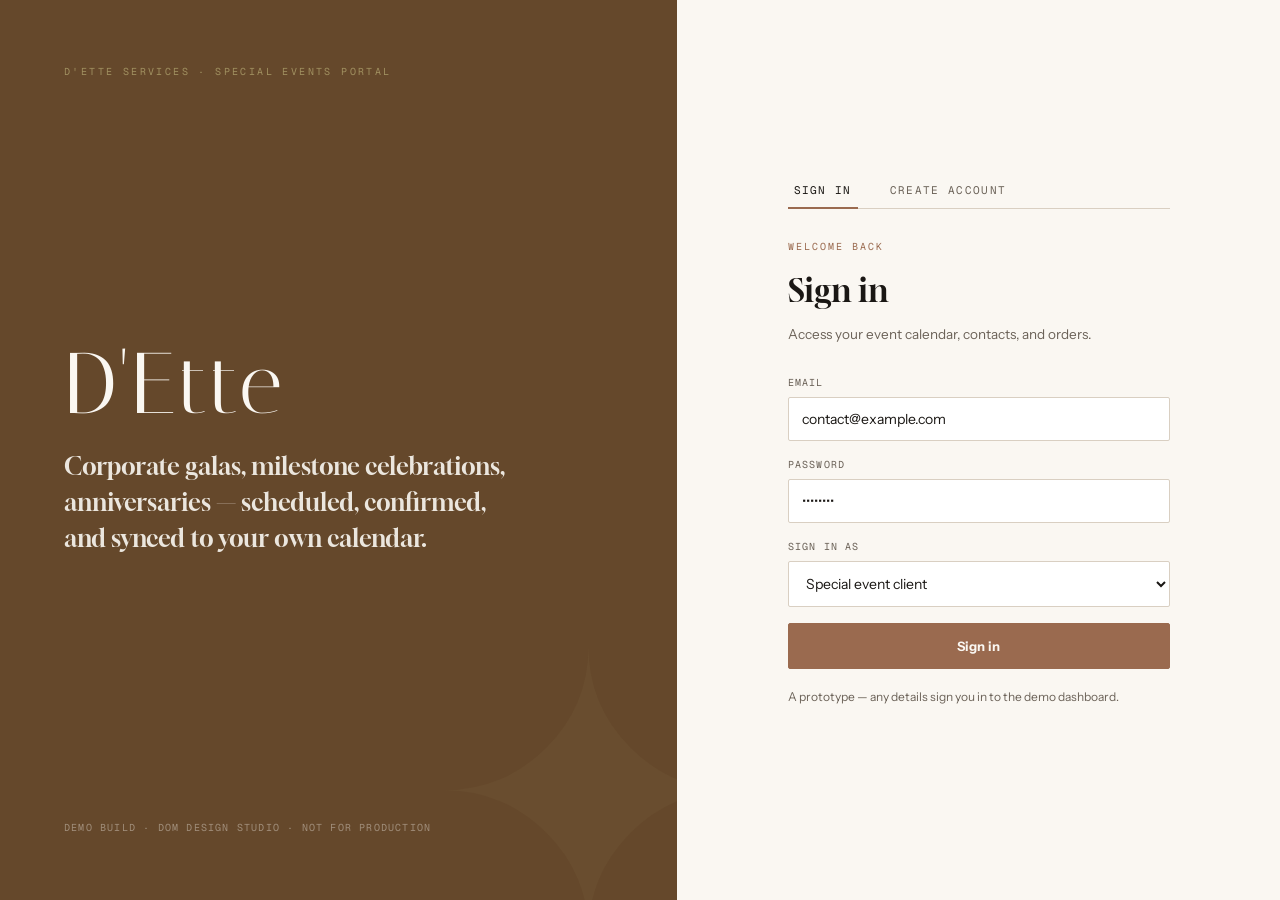
<file: index.html>
<!DOCTYPE html>
<html lang="en">
<head>
<meta charset="UTF-8">
<meta name="viewport" content="width=device-width, initial-scale=1.0">
<title>D'Ette Services — Special Events Portal</title>
<link rel="stylesheet" href="css/style.css">
</head>
<body>
  <div id="app"></div>
  <script src="js/app.js"></script>
</body>
</html>
</file>
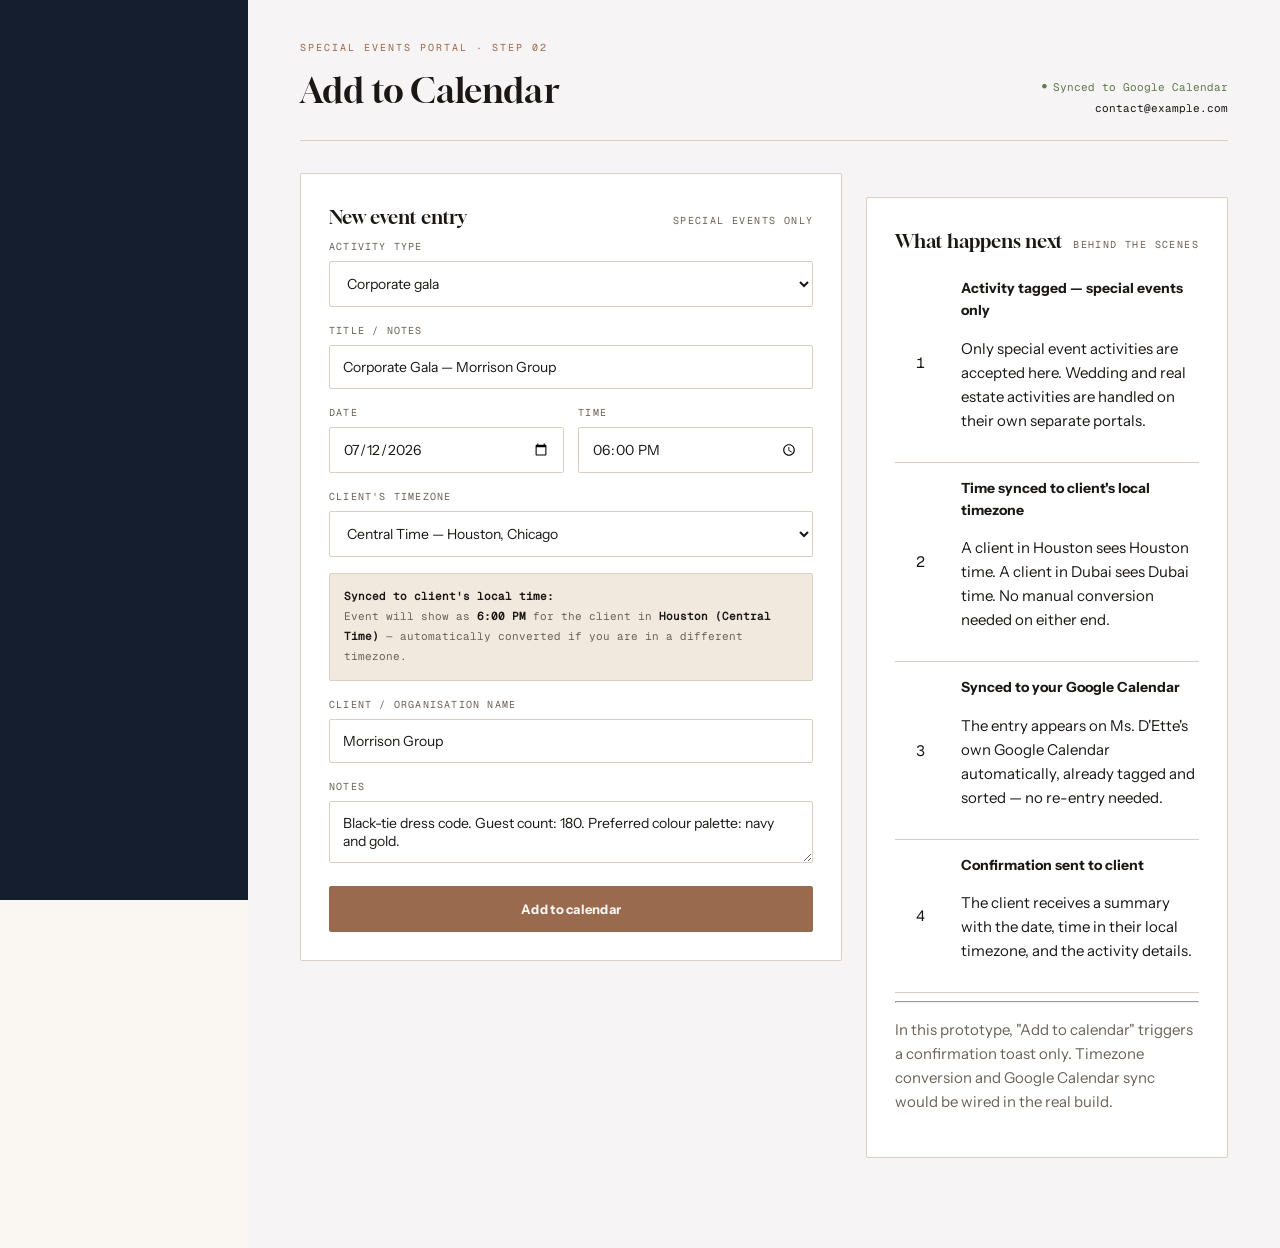
<file: add-event.html>
<!DOCTYPE html>
<html lang="en">
<head>
<meta charset="UTF-8">
<meta name="viewport" content="width=device-width, initial-scale=1.0">
<title>Add to Calendar — Special Events Portal</title>
<link rel="stylesheet" href="css/style.css">
<style>
  .sidebar { background: #141E2E; }
  .sidebar__brand .wordmark { font-size: 20px; }
  .sidebar__brand .eyebrow { color: #A09060; }
  .sidebar__nav a .num { color: #A09060; }
  .sidebar__nav a.active { background: rgba(160,144,96,0.25); }
</style>
</head>
<body data-page="add-event.html">

<div class="app">
  <aside class="sidebar" id="sidebar-mount"></aside>

  <main class="main">

    <div class="topbar">
      <div class="topbar__title">
        <span class="eyebrow">Special Events Portal · Step 02</span>
        <h1>Add to Calendar</h1>
      </div>
      <div class="topbar__meta">
        <span class="sync-badge">Synced to Google Calendar</span><br>
        <strong>contact@example.com</strong>
      </div>
    </div>

    <div class="grid-2">

      <div class="panel">
        <div class="panel__head">
          <h2>New event entry</h2>
          <span class="tag">Special events only</span>
        </div>

        <form onsubmit="return false;">

          <label for="ev-category">Activity type</label>
          <select id="ev-category">
            <option>Corporate gala</option>
            <option>Birthday celebration</option>
            <option>Anniversary party</option>
            <option>Graduation party</option>
            <option>Holiday party</option>
            <option>Fundraiser / charity event</option>
            <option>Product launch</option>
            <option>Award ceremony</option>
            <option>Retirement party</option>
            <option>Baby shower</option>
            <option>Bridal shower</option>
            <option>Rehearsal dinner</option>
            <option>Venue walkthrough</option>
            <option>Catering tasting</option>
            <option>Décor consultation</option>
            <option>Entertainment / DJ meeting</option>
            <option>Photography session</option>
            <option>Other special event</option>
          </select>

          <label for="ev-title">Title / notes</label>
          <input type="text" id="ev-title" placeholder="e.g. Corporate Gala — Morrison Group"
                 value="Corporate Gala — Morrison Group">

          <div class="field-row">
            <div>
              <label for="ev-date">Date</label>
              <input type="date" id="ev-date" value="2026-07-12">
            </div>
            <div>
              <label for="ev-time">Time</label>
              <input type="time" id="ev-time" value="18:00">
            </div>
          </div>

          <label for="ev-tz">Client's timezone</label>
          <select id="ev-tz" onchange="updateTzPreview()">
            <option value="America/Chicago">Central Time — Houston, Chicago</option>
            <option value="America/New_York">Eastern Time — New York, Miami</option>
            <option value="America/Denver">Mountain Time — Denver, Phoenix</option>
            <option value="America/Los_Angeles">Pacific Time — Los Angeles, Seattle</option>
            <option value="Europe/London">London (GMT/BST)</option>
            <option value="Europe/Paris">Paris / Rome / Madrid (CET)</option>
            <option value="Asia/Dubai">Dubai (GST)</option>
            <option value="Asia/Riyadh">Riyadh (AST)</option>
            <option value="Asia/Kolkata">Mumbai / Delhi (IST)</option>
            <option value="Asia/Tokyo">Tokyo (JST)</option>
            <option value="Australia/Sydney">Sydney (AEST)</option>
          </select>

          <div class="tz-preview" id="tz-preview">
            <strong>Synced to client's local time:</strong><br>
            Event will show as <strong>6:00 PM</strong> for the client in
            <strong>Houston (Central Time)</strong> —
            automatically converted if you are in a different timezone.
          </div>

          <label for="ev-client">Client / organisation name</label>
          <input type="text" id="ev-client" placeholder="e.g. Morrison Group"
                 value="Morrison Group">

          <label for="ev-notes">Notes</label>
          <textarea id="ev-notes" rows="2"
                    placeholder="Anything the team should know">Black-tie dress code. Guest count: 180. Preferred colour palette: navy and gold.</textarea>

          <button type="button" class="btn btn--accent" style="width:100%;"
                  onclick="submitEvent()">
            Add to calendar
          </button>

        </form>
      </div>

      <div class="panel">
        <div class="panel__head">
          <h2>What happens next</h2>
          <span class="tag">Behind the scenes</span>
        </div>

        <div class="event-row">
          <div class="event-row__date"
               style="font-size:15px;font-family:var(--font-mono);color:var(--ink);">1</div>
          <div class="event-row__body">
            <h3>Activity tagged — special events only</h3>
            <p>Only special event activities are accepted here. Wedding and real estate
               activities are handled on their own separate portals.</p>
          </div>
        </div>

        <div class="event-row">
          <div class="event-row__date"
               style="font-size:15px;font-family:var(--font-mono);color:var(--ink);">2</div>
          <div class="event-row__body">
            <h3>Time synced to client's local timezone</h3>
            <p>A client in Houston sees Houston time. A client in Dubai sees Dubai time.
               No manual conversion needed on either end.</p>
          </div>
        </div>

        <div class="event-row">
          <div class="event-row__date"
               style="font-size:15px;font-family:var(--font-mono);color:var(--ink);">3</div>
          <div class="event-row__body">
            <h3>Synced to your Google Calendar</h3>
            <p>The entry appears on Ms. D'Ette's own Google Calendar automatically,
               already tagged and sorted — no re-entry needed.</p>
          </div>
        </div>

        <div class="event-row">
          <div class="event-row__date"
               style="font-size:15px;font-family:var(--font-mono);color:var(--ink);">4</div>
          <div class="event-row__body">
            <h3>Confirmation sent to client</h3>
            <p>The client receives a summary with the date, time in their local timezone,
               and the activity details.</p>
          </div>
        </div>

        <hr class="hr">
        <p class="small muted">
          In this prototype, "Add to calendar" triggers a confirmation toast only.
          Timezone conversion and Google Calendar sync would be wired in the real build.
        </p>
      </div>

    </div>
  </main>
</div>

<script src="js/app.js"></script>
<script>
const TZ_LABELS = {
  "America/Chicago":     "Houston / Chicago (Central Time)",
  "America/New_York":    "New York (Eastern Time)",
  "America/Denver":      "Denver (Mountain Time)",
  "America/Los_Angeles": "Los Angeles (Pacific Time)",
  "Europe/London":       "London (GMT/BST)",
  "Europe/Paris":        "Paris / Rome (CET)",
  "Asia/Dubai":          "Dubai (GST)",
  "Asia/Riyadh":         "Riyadh (AST)",
  "Asia/Kolkata":        "Mumbai / Delhi (IST)",
  "Asia/Tokyo":          "Tokyo (JST)",
  "Australia/Sydney":    "Sydney (AEST)",
};

function updateTzPreview() {
  const tz   = document.getElementById("ev-tz").value;
  const time = document.getElementById("ev-time").value || "18:00";
  const [h, m] = time.split(":").map(Number);
  const ampm = h >= 12 ? "PM" : "AM";
  const h12  = h % 12 === 0 ? 12 : h % 12;
  const timeStr = `${h12}:${String(m).padStart(2,"0")} ${ampm}`;
  document.getElementById("tz-preview").innerHTML =
    `<strong>Synced to client's local time:</strong><br>
     Event will show as <strong>${timeStr}</strong> for the client in
     <strong>${TZ_LABELS[tz] || tz}</strong> —
     automatically converted if you are in a different timezone.`;
}

function submitEvent() {
  const cat    = document.getElementById("ev-category").value;
  const client = document.getElementById("ev-client").value || "the client";
  const tz     = TZ_LABELS[document.getElementById("ev-tz").value] || "";
  showToast(`"${cat}" added for ${client} · synced to ${tz}`);
}
</script>

</body>
</html>
</file>
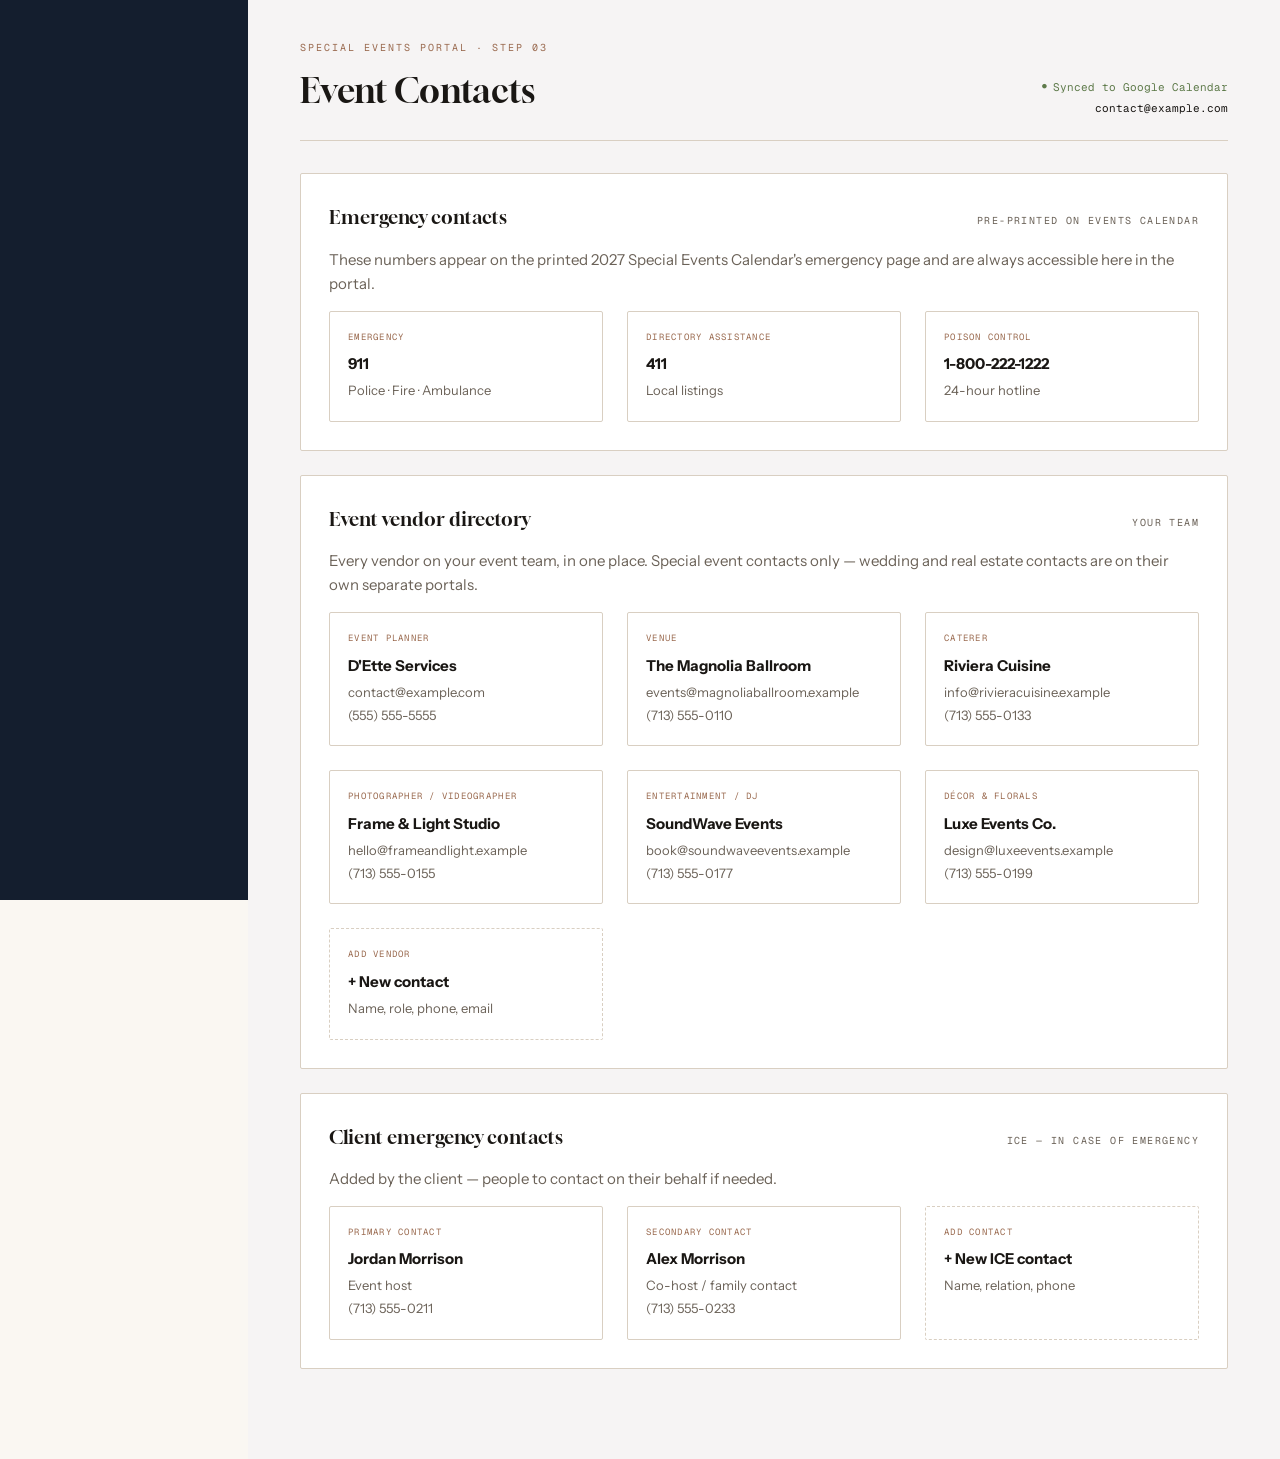
<file: contacts.html>
<!DOCTYPE html>
<html lang="en">
<head>
<meta charset="UTF-8">
<meta name="viewport" content="width=device-width, initial-scale=1.0">
<title>Event Contacts — D'Ette Services</title>
<link rel="stylesheet" href="css/style.css">
<style>
  .sidebar { background: #141E2E; }
  .sidebar__brand .wordmark { font-size: 20px; }
  .sidebar__brand .eyebrow { color: #A09060; }
  .sidebar__nav a .num { color: #A09060; }
  .sidebar__nav a.active { background: rgba(160,144,96,0.25); }
</style>
</head>
<body data-page="contacts.html">

<div class="app">
  <aside class="sidebar" id="sidebar-mount"></aside>

  <main class="main">

    <div class="topbar">
      <div class="topbar__title">
        <span class="eyebrow">Special Events Portal · Step 03</span>
        <h1>Event Contacts</h1>
      </div>
      <div class="topbar__meta">
        <span class="sync-badge">Synced to Google Calendar</span><br>
        <strong>contact@example.com</strong>
      </div>
    </div>

    <div class="panel">
      <div class="panel__head">
        <h2>Emergency contacts</h2>
        <span class="tag">Pre-printed on events calendar</span>
      </div>
      <p class="muted small">
        These numbers appear on the printed 2027 Special Events Calendar's emergency page
        and are always accessible here in the portal.
      </p>
      <div class="grid-3">
        <div class="contact-card">
          <span class="role">Emergency</span>
          <h3>911</h3>
          <p>Police · Fire · Ambulance</p>
        </div>
        <div class="contact-card">
          <span class="role">Directory assistance</span>
          <h3>411</h3>
          <p>Local listings</p>
        </div>
        <div class="contact-card">
          <span class="role">Poison control</span>
          <h3>1-800-222-1222</h3>
          <p>24-hour hotline</p>
        </div>
      </div>
    </div>

    <div class="panel">
      <div class="panel__head">
        <h2>Event vendor directory</h2>
        <span class="tag">Your team</span>
      </div>
      <p class="muted small">
        Every vendor on your event team, in one place. Special event contacts only —
        wedding and real estate contacts are on their own separate portals.
      </p>
      <div class="grid-3">
        <div class="contact-card">
          <span class="role">Event planner</span>
          <h3>D'Ette Services</h3>
          <p>contact@example.com</p>
          <p>(555) 555-5555</p>
        </div>
        <div class="contact-card">
          <span class="role">Venue</span>
          <h3>The Magnolia Ballroom</h3>
          <p>events@magnoliaballroom.example</p>
          <p>(713) 555-0110</p>
        </div>
        <div class="contact-card">
          <span class="role">Caterer</span>
          <h3>Riviera Cuisine</h3>
          <p>info@rivieracuisine.example</p>
          <p>(713) 555-0133</p>
        </div>
        <div class="contact-card">
          <span class="role">Photographer / videographer</span>
          <h3>Frame & Light Studio</h3>
          <p>hello@frameandlight.example</p>
          <p>(713) 555-0155</p>
        </div>
        <div class="contact-card">
          <span class="role">Entertainment / DJ</span>
          <h3>SoundWave Events</h3>
          <p>book@soundwaveevents.example</p>
          <p>(713) 555-0177</p>
        </div>
        <div class="contact-card">
          <span class="role">Décor & florals</span>
          <h3>Luxe Events Co.</h3>
          <p>design@luxeevents.example</p>
          <p>(713) 555-0199</p>
        </div>
        <div class="contact-card editable">
          <span class="role">Add vendor</span>
          <h3>+ New contact</h3>
          <p>Name, role, phone, email</p>
        </div>
      </div>
    </div>

    <div class="panel">
      <div class="panel__head">
        <h2>Client emergency contacts</h2>
        <span class="tag">ICE — in case of emergency</span>
      </div>
      <p class="muted small">
        Added by the client — people to contact on their behalf if needed.
      </p>
      <div class="grid-3">
        <div class="contact-card">
          <span class="role">Primary contact</span>
          <h3>Jordan Morrison</h3>
          <p>Event host</p>
          <p>(713) 555-0211</p>
        </div>
        <div class="contact-card">
          <span class="role">Secondary contact</span>
          <h3>Alex Morrison</h3>
          <p>Co-host / family contact</p>
          <p>(713) 555-0233</p>
        </div>
        <div class="contact-card editable">
          <span class="role">Add contact</span>
          <h3>+ New ICE contact</h3>
          <p>Name, relation, phone</p>
        </div>
      </div>
    </div>

  </main>
</div>

<script src="js/app.js"></script>

</body>
</html>
</file>
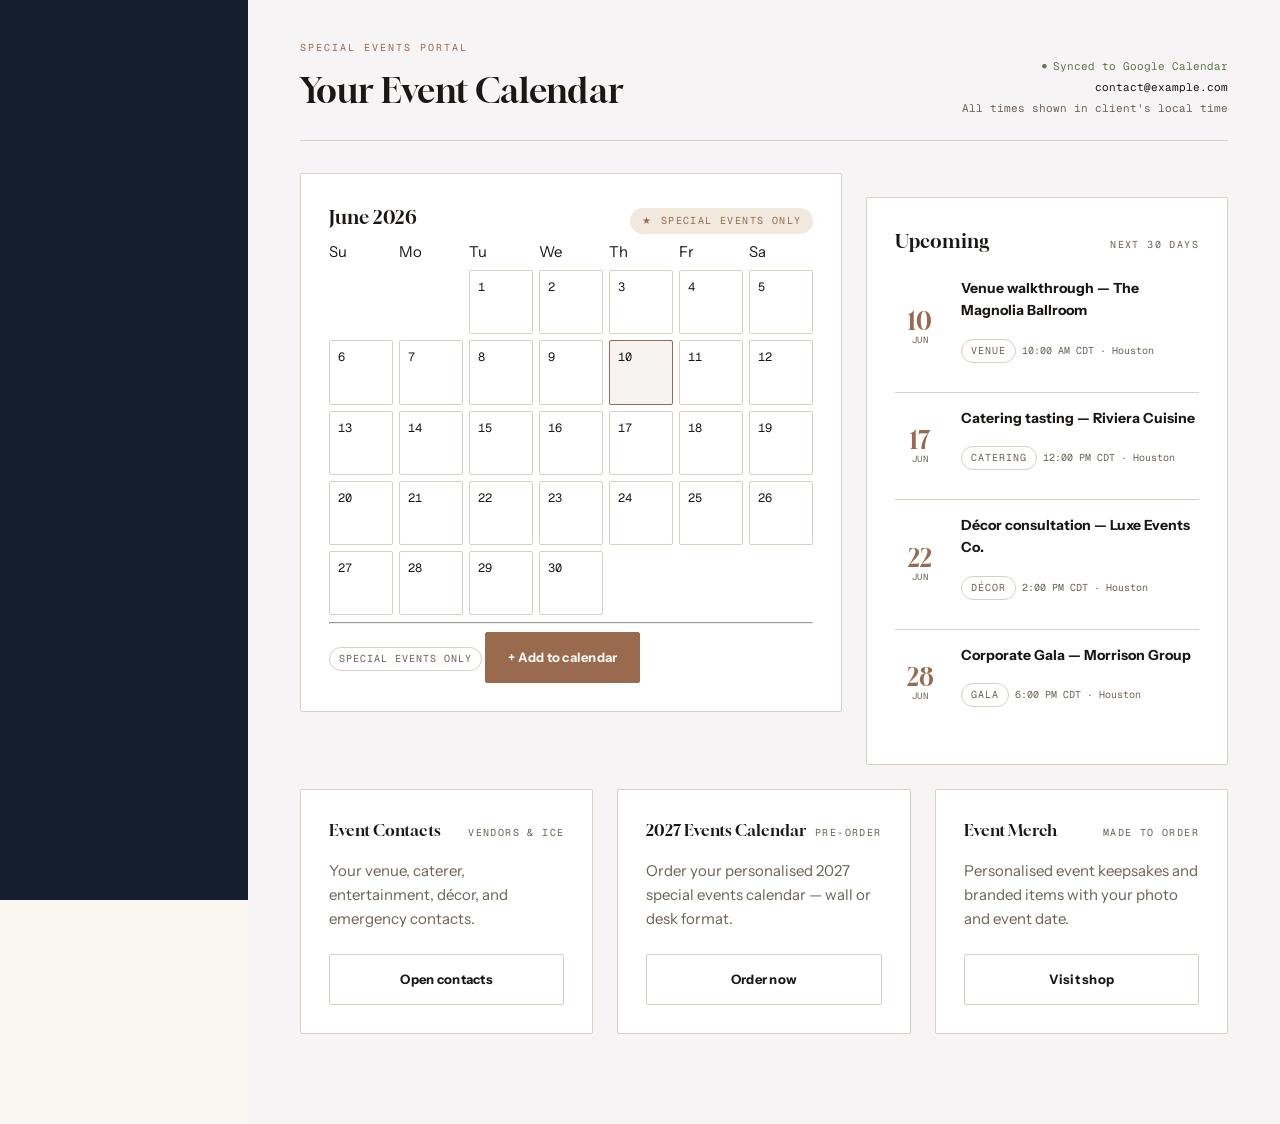
<file: dashboard.html>
<!DOCTYPE html>
<html lang="en">
<head>
<meta charset="UTF-8">
<meta name="viewport" content="width=device-width, initial-scale=1.0">
<title>Special Events Portal — D'Ette Services</title>
<link rel="stylesheet" href="css/style.css">
<style>
  .sidebar { background: #141E2E; }
  .sidebar__brand .wordmark { font-size: 20px; }
  .sidebar__brand .eyebrow { color: #A09060; }
  .sidebar__nav a .num { color: #A09060; }
  .sidebar__nav a.active { background: rgba(160,144,96,0.25); }
</style>
</head>
<body data-page="dashboard.html">

<div class="app">
  <aside class="sidebar" id="sidebar-mount"></aside>

  <main class="main">

    <div class="topbar">
      <div class="topbar__title">
        <span class="eyebrow">Special Events Portal</span>
        <h1>Your Event Calendar</h1>
      </div>
      <div class="topbar__meta">
        <span class="sync-badge">Synced to Google Calendar</span><br>
        <strong>contact@example.com</strong><br>
        <span class="small muted">All times shown in client's local time</span>
      </div>
    </div>

    <div class="grid-2">

      <!-- Calendar -->
      <div class="panel">
        <div class="panel__head">
          <h2>June 2026</h2>
          <span class="se-badge">Special events only</span>
        </div>

        <div class="cal-grid">
          <div class="dow">Su</div><div class="dow">Mo</div><div class="dow">Tu</div>
          <div class="dow">We</div><div class="dow">Th</div><div class="dow">Fr</div><div class="dow">Sa</div>

          <div class="day empty"></div><div class="day empty"></div>
          <div class="day">1</div><div class="day">2</div><div class="day">3</div>
          <div class="day">4</div><div class="day">5</div>

          <div class="day">6</div><div class="day">7</div><div class="day">8</div>
          <div class="day">9</div>
          <div class="day today">10<span class="dot" style="background:var(--accent)"></span></div>
          <div class="day">11</div><div class="day">12</div>

          <div class="day">13</div><div class="day">14</div>
          <div class="day">15</div><div class="day">16</div>
          <div class="day">17<span class="dot" style="background:var(--accent)"></span></div>
          <div class="day">18</div><div class="day">19</div>

          <div class="day">20</div><div class="day">21</div>
          <div class="day">22<span class="dot" style="background:var(--accent)"></span></div>
          <div class="day">23</div><div class="day">24</div>
          <div class="day">25</div><div class="day">26</div>

          <div class="day">27</div>
          <div class="day">28<span class="dot" style="background:var(--accent)"></span></div>
          <div class="day">29</div><div class="day">30</div>
          <div class="day empty"></div><div class="day empty"></div><div class="day empty"></div>
        </div>

        <hr class="hr">
        <div class="flex-between">
          <span class="small muted">
            <span class="chip chip--special">Special events only</span>
          </span>
          <a href="add-event.html" class="btn btn--accent">+ Add to calendar</a>
        </div>
      </div>

      <!-- Upcoming -->
      <div class="panel">
        <div class="panel__head">
          <h2>Upcoming</h2>
          <span class="tag">Next 30 days</span>
        </div>

        <div class="event-row">
          <div class="event-row__date">10<span>JUN</span></div>
          <div class="event-row__body">
            <h3>Venue walkthrough — The Magnolia Ballroom</h3>
            <p><span class="chip chip--special">Venue</span>
            &nbsp;<span style="font-family:var(--font-mono);font-size:10px;color:var(--mute);">10:00 AM CDT · Houston</span></p>
          </div>
        </div>

        <div class="event-row">
          <div class="event-row__date">17<span>JUN</span></div>
          <div class="event-row__body">
            <h3>Catering tasting — Riviera Cuisine</h3>
            <p><span class="chip chip--special">Catering</span>
            &nbsp;<span style="font-family:var(--font-mono);font-size:10px;color:var(--mute);">12:00 PM CDT · Houston</span></p>
          </div>
        </div>

        <div class="event-row">
          <div class="event-row__date">22<span>JUN</span></div>
          <div class="event-row__body">
            <h3>Décor consultation — Luxe Events Co.</h3>
            <p><span class="chip chip--special">Décor</span>
            &nbsp;<span style="font-family:var(--font-mono);font-size:10px;color:var(--mute);">2:00 PM CDT · Houston</span></p>
          </div>
        </div>

        <div class="event-row">
          <div class="event-row__date">28<span>JUN</span></div>
          <div class="event-row__body">
            <h3>Corporate Gala — Morrison Group</h3>
            <p><span class="chip chip--special">Gala</span>
            &nbsp;<span style="font-family:var(--font-mono);font-size:10px;color:var(--mute);">6:00 PM CDT · Houston</span></p>
          </div>
        </div>

      </div>
    </div>

    <!-- Quick links -->
    <div class="grid-3" style="margin-top:24px;">
      <div class="panel" style="margin-top:0;">
        <div class="panel__head">
          <h2 style="font-size:16px;">Event Contacts</h2>
          <span class="tag">Vendors & ICE</span>
        </div>
        <p class="muted small">Your venue, caterer, entertainment, décor, and emergency contacts.</p>
        <a href="contacts.html" class="btn btn--ghost" style="width:100%;margin-top:8px;">Open contacts</a>
      </div>
      <div class="panel" style="margin-top:0;">
        <div class="panel__head">
          <h2 style="font-size:16px;">2027 Events Calendar</h2>
          <span class="tag">Pre-order</span>
        </div>
        <p class="muted small">Order your personalised 2027 special events calendar — wall or desk format.</p>
        <a href="shop.html" class="btn btn--ghost" style="width:100%;margin-top:8px;">Order now</a>
      </div>
      <div class="panel" style="margin-top:0;">
        <div class="panel__head">
          <h2 style="font-size:16px;">Event Merch</h2>
          <span class="tag">Made to order</span>
        </div>
        <p class="muted small">Personalised event keepsakes and branded items with your photo and event date.</p>
        <a href="shop.html" class="btn btn--ghost" style="width:100%;margin-top:8px;">Visit shop</a>
      </div>
    </div>

  </main>
</div>

<script src="js/app.js"></script>

</body>
</html>
</file>
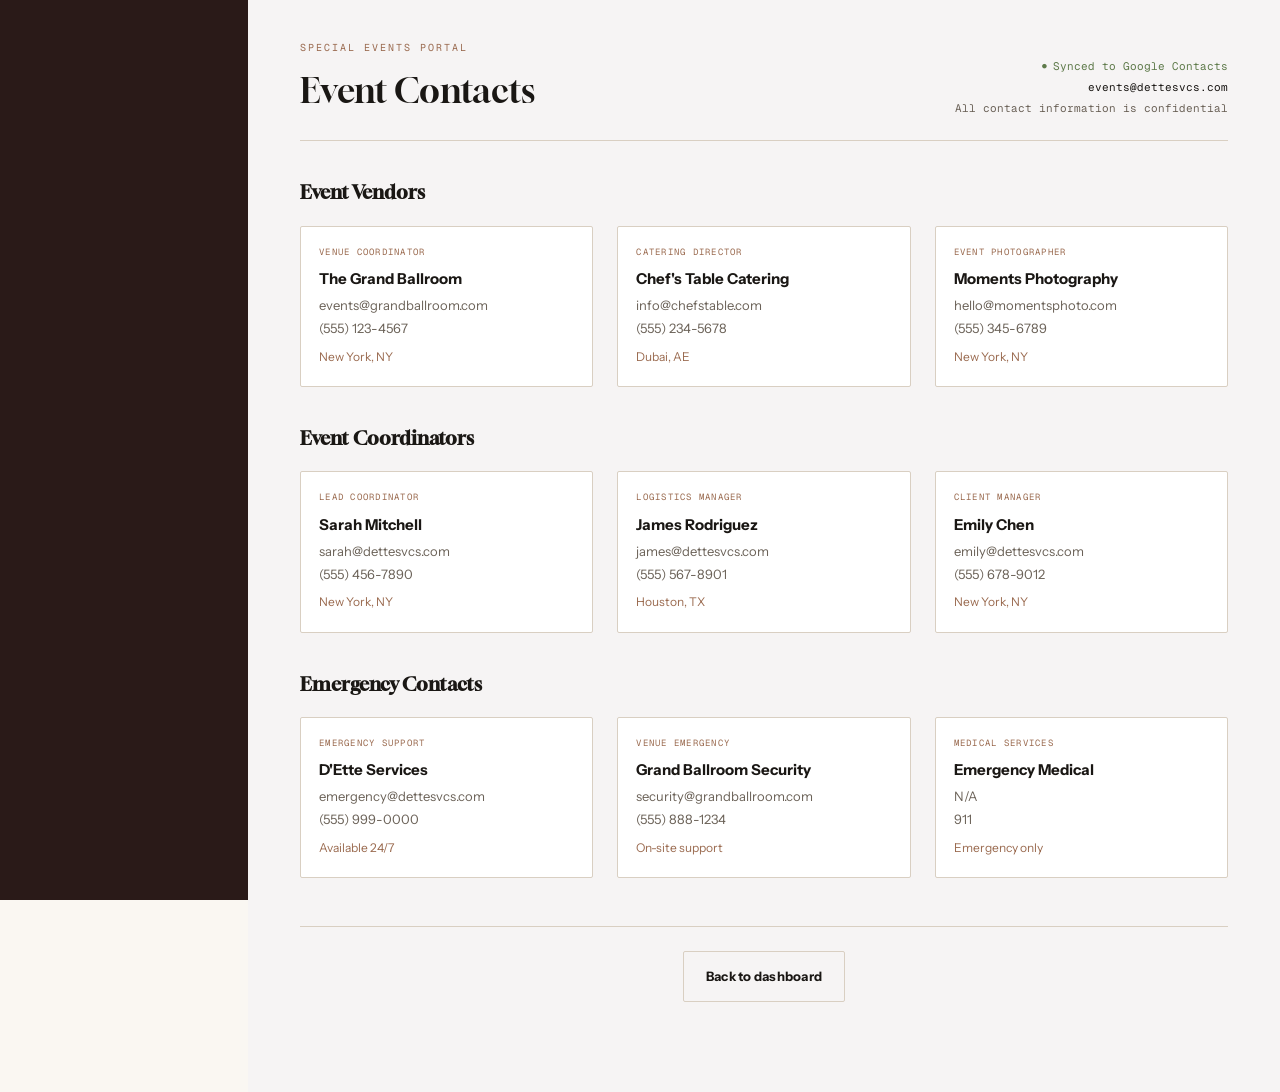
<file: emergency.html>
<!DOCTYPE html>
<html lang="en">
<head>
<meta charset="UTF-8">
<meta name="viewport" content="width=device-width, initial-scale=1.0">
<title>Event Contacts — Special Events Portal — D'Ette Services</title>
<link rel="stylesheet" href="css/style.css">
<style>
  .sidebar { background: #2A1A18; }
  .sidebar__brand .wordmark { font-size: 22px; }
  .sidebar__brand .eyebrow { color: #C49A8A; }
  .sidebar__nav a .num { color: #C49A8A; }
  .sidebar__nav a.active { background: rgba(168,105,79,0.25); }
</style>
</head>
<body data-page="emergency.html">

<div class="app">
  <aside class="sidebar" id="sidebar-mount"></aside>

  <main class="main">

    <div class="topbar">
      <div class="topbar__title">
        <span class="eyebrow">Special Events Portal</span>
        <h1>Event Contacts</h1>
      </div>
      <div class="topbar__meta">
        <span class="sync-badge">Synced to Google Contacts</span><br>
        <strong>events@dettesvcs.com</strong><br>
        <span class="small muted">All contact information is confidential</span>
      </div>
    </div>

    <!-- Vendors Section -->
    <h2 style="font-family: var(--font-display); font-size: 19px; margin-top: 36px; margin-bottom: 18px;">Event Vendors</h2>
    <div class="grid-3">
      <div class="contact-card">
        <span class="role">Venue Coordinator</span>
        <h3>The Grand Ballroom</h3>
        <p>events@grandballroom.com</p>
        <p>(555) 123-4567</p>
        <p style="font-size: 12px; color: var(--accent); margin-top: 8px;">New York, NY</p>
      </div>
      <div class="contact-card">
        <span class="role">Catering Director</span>
        <h3>Chef's Table Catering</h3>
        <p>info@chefstable.com</p>
        <p>(555) 234-5678</p>
        <p style="font-size: 12px; color: var(--accent); margin-top: 8px;">Dubai, AE</p>
      </div>
      <div class="contact-card">
        <span class="role">Event Photographer</span>
        <h3>Moments Photography</h3>
        <p>hello@momentsphoto.com</p>
        <p>(555) 345-6789</p>
        <p style="font-size: 12px; color: var(--accent); margin-top: 8px;">New York, NY</p>
      </div>
    </div>

    <!-- Coordinators Section -->
    <h2 style="font-family: var(--font-display); font-size: 19px; margin-top: 36px; margin-bottom: 18px;">Event Coordinators</h2>
    <div class="grid-3">
      <div class="contact-card">
        <span class="role">Lead Coordinator</span>
        <h3>Sarah Mitchell</h3>
        <p>sarah@dettesvcs.com</p>
        <p>(555) 456-7890</p>
        <p style="font-size: 12px; color: var(--accent); margin-top: 8px;">New York, NY</p>
      </div>
      <div class="contact-card">
        <span class="role">Logistics Manager</span>
        <h3>James Rodriguez</h3>
        <p>james@dettesvcs.com</p>
        <p>(555) 567-8901</p>
        <p style="font-size: 12px; color: var(--accent); margin-top: 8px;">Houston, TX</p>
      </div>
      <div class="contact-card">
        <span class="role">Client Manager</span>
        <h3>Emily Chen</h3>
        <p>emily@dettesvcs.com</p>
        <p>(555) 678-9012</p>
        <p style="font-size: 12px; color: var(--accent); margin-top: 8px;">New York, NY</p>
      </div>
    </div>

    <!-- Emergency Contacts Section -->
    <h2 style="font-family: var(--font-display); font-size: 19px; margin-top: 36px; margin-bottom: 18px;">Emergency Contacts</h2>
    <div class="grid-3">
      <div class="contact-card">
        <span class="role">Emergency Support</span>
        <h3>D'Ette Services</h3>
        <p>emergency@dettesvcs.com</p>
        <p>(555) 999-0000</p>
        <p style="font-size: 12px; color: var(--accent); margin-top: 8px;">Available 24/7</p>
      </div>
      <div class="contact-card">
        <span class="role">Venue Emergency</span>
        <h3>Grand Ballroom Security</h3>
        <p>security@grandballroom.com</p>
        <p>(555) 888-1234</p>
        <p style="font-size: 12px; color: var(--accent); margin-top: 8px;">On-site support</p>
      </div>
      <div class="contact-card">
        <span class="role">Medical Services</span>
        <h3>Emergency Medical</h3>
        <p>N/A</p>
        <p>911</p>
        <p style="font-size: 12px; color: var(--accent); margin-top: 8px;">Emergency only</p>
      </div>
    </div>

    <div style="text-align: center; margin-top: 48px; padding-top: 24px; border-top: 1px solid var(--hairline);">
      <a href="dashboard.html" class="btn btn--ghost">Back to dashboard</a>
    </div>

  </main>
</div>

<script src="js/app.js"></script>

</body>
</html>
</file>
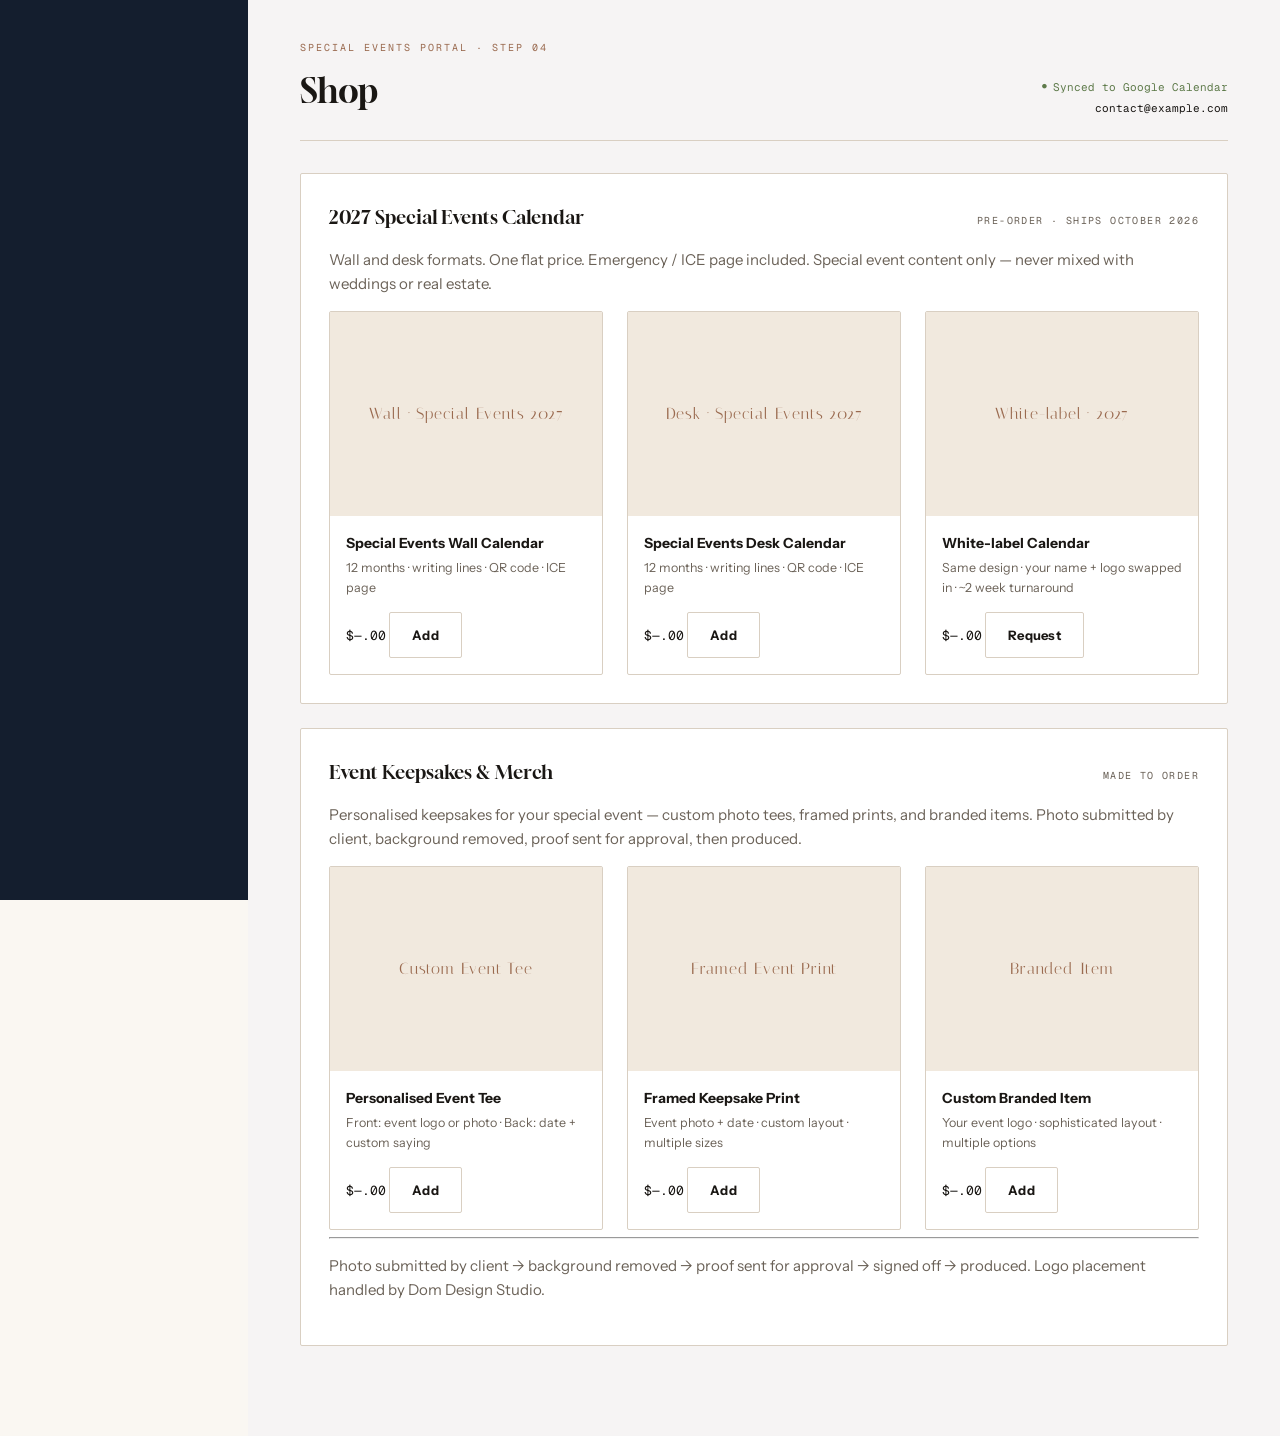
<file: shop.html>
<!DOCTYPE html>
<html lang="en">
<head>
<meta charset="UTF-8">
<meta name="viewport" content="width=device-width, initial-scale=1.0">
<title>Shop — Special Events Portal</title>
<link rel="stylesheet" href="css/style.css">
<style>
  .sidebar { background: #141E2E; }
  .sidebar__brand .wordmark { font-size: 20px; }
  .sidebar__brand .eyebrow { color: #A09060; }
  .sidebar__nav a .num { color: #A09060; }
  .sidebar__nav a.active { background: rgba(160,144,96,0.25); }
</style>
</head>
<body data-page="shop.html">

<div class="app">
  <aside class="sidebar" id="sidebar-mount"></aside>

  <main class="main">

    <div class="topbar">
      <div class="topbar__title">
        <span class="eyebrow">Special Events Portal · Step 04</span>
        <h1>Shop</h1>
      </div>
      <div class="topbar__meta">
        <span class="sync-badge">Synced to Google Calendar</span><br>
        <strong>contact@example.com</strong>
      </div>
    </div>

    <div class="panel">
      <div class="panel__head">
        <h2>2027 Special Events Calendar</h2>
        <span class="tag">Pre-order · Ships October 2026</span>
      </div>
      <p class="muted small">
        Wall and desk formats. One flat price. Emergency / ICE page included.
        Special event content only — never mixed with weddings or real estate.
      </p>
      <div class="grid-3">
        <div class="product-card">
          <div class="product-card__media">Wall · Special Events 2027</div>
          <div class="product-card__body">
            <h3>Special Events Wall Calendar</h3>
            <p>12 months · writing lines · QR code · ICE page</p>
            <div class="flex-between">
              <span class="product-card__price">$—.00</span>
              <button class="btn btn--ghost"
                onclick="showToast('Added — 2027 Special Events Wall Calendar')">Add</button>
            </div>
          </div>
        </div>
        <div class="product-card">
          <div class="product-card__media">Desk · Special Events 2027</div>
          <div class="product-card__body">
            <h3>Special Events Desk Calendar</h3>
            <p>12 months · writing lines · QR code · ICE page</p>
            <div class="flex-between">
              <span class="product-card__price">$—.00</span>
              <button class="btn btn--ghost"
                onclick="showToast('Added — 2027 Special Events Desk Calendar')">Add</button>
            </div>
          </div>
        </div>
        <div class="product-card">
          <div class="product-card__media">White-label · 2027</div>
          <div class="product-card__body">
            <h3>White-label Calendar</h3>
            <p>Same design · your name + logo swapped in · ~2 week turnaround</p>
            <div class="flex-between">
              <span class="product-card__price">$—.00</span>
              <button class="btn btn--ghost"
                onclick="showToast('Request sent — White-label Calendar')">Request</button>
            </div>
          </div>
        </div>
      </div>
    </div>

    <div class="panel">
      <div class="panel__head">
        <h2>Event Keepsakes & Merch</h2>
        <span class="tag">Made to order</span>
      </div>
      <p class="muted small">
        Personalised keepsakes for your special event — custom photo tees, framed prints,
        and branded items. Photo submitted by client, background removed, proof sent for
        approval, then produced.
      </p>
      <div class="grid-3">
        <div class="product-card">
          <div class="product-card__media">Custom Event Tee</div>
          <div class="product-card__body">
            <h3>Personalised Event Tee</h3>
            <p>Front: event logo or photo · Back: date + custom saying</p>
            <div class="flex-between">
              <span class="product-card__price">$—.00</span>
              <button class="btn btn--ghost"
                onclick="showToast('Added — Personalised Event Tee')">Add</button>
            </div>
          </div>
        </div>
        <div class="product-card">
          <div class="product-card__media">Framed Event Print</div>
          <div class="product-card__body">
            <h3>Framed Keepsake Print</h3>
            <p>Event photo + date · custom layout · multiple sizes</p>
            <div class="flex-between">
              <span class="product-card__price">$—.00</span>
              <button class="btn btn--ghost"
                onclick="showToast('Added — Framed Keepsake Print')">Add</button>
            </div>
          </div>
        </div>
        <div class="product-card">
          <div class="product-card__media">Branded Item</div>
          <div class="product-card__body">
            <h3>Custom Branded Item</h3>
            <p>Your event logo · sophisticated layout · multiple options</p>
            <div class="flex-between">
              <span class="product-card__price">$—.00</span>
              <button class="btn btn--ghost"
                onclick="showToast('Added — Custom Branded Item')">Add</button>
            </div>
          </div>
        </div>
      </div>
      <hr class="hr">
      <p class="small muted">
        Photo submitted by client → background removed → proof sent for approval
        → signed off → produced. Logo placement handled by Dom Design Studio.
      </p>
    </div>

  </main>
</div>

<script src="js/app.js"></script>

</body>
</html>
</file>
<file: css/style.css>
/* ============================================================
   D'ETTE SERVICES — SPECIAL EVENTS PORTAL
   Vanilla HTML / CSS / JS build. No framework, no build step.
   ============================================================ */

/* ---- Fonts ---- */
@font-face { font-family:'Gloock'; src:url('../assets/fonts/Gloock-Regular.ttf') format('truetype'); font-weight:400; font-display:swap; }
@font-face { font-family:'Italiana'; src:url('../assets/fonts/Italiana-Regular.ttf') format('truetype'); font-weight:400; font-display:swap; }
@font-face { font-family:'Instrument Sans'; src:url('../assets/fonts/InstrumentSans-Regular.ttf') format('truetype'); font-weight:400; font-display:swap; }
@font-face { font-family:'Instrument Sans'; src:url('../assets/fonts/InstrumentSans-Bold.ttf') format('truetype'); font-weight:700; font-display:swap; }
@font-face { font-family:'Instrument Sans'; src:url('../assets/fonts/InstrumentSans-Italic.ttf') format('truetype'); font-weight:400; font-style:italic; font-display:swap; }
@font-face { font-family:'Geist Mono'; src:url('../assets/fonts/GeistMono-Regular.ttf') format('truetype'); font-weight:400; font-display:swap; }

/* ---- Tokens (edit these to retheme) ---- */
:root {
  --ink:#1A1714;
  --ivory:#FAF7F2;
  --paper:#FFFFFF;
  --accent:#9A6A4F;
  --gold:#A09060;
  --rail:#6E4318;          /* sidebar */
  --login-aside:#65482B;   /* login left panel */
  --hero:#82470B;          /* dashboard hero band */
  --main-bg:#F6F4F4;       /* main work area */
  --hairline:#D9CFC2;
  --mute:#6B6258;
  --sand:#F1E9DE;

  --font-display:'Gloock', Georgia, serif;
  --font-accent:'Italiana', Georgia, serif;
  --font-body:'Instrument Sans', -apple-system, sans-serif;
  --font-mono:'Geist Mono', 'Courier New', monospace;
}

* { box-sizing:border-box; }
html, body { margin:0; padding:0; }
body {
  background:var(--ivory);
  color:var(--ink);
  font-family:var(--font-body);
  font-size:15px;
  line-height:1.6;
  -webkit-font-smoothing:antialiased;
}
a { color:inherit; text-decoration:none; }
button { font-family:inherit; }

.eyebrow {
  display:block;
  font-family:var(--font-mono);
  font-size:10px;
  letter-spacing:.2em;
  text-transform:uppercase;
  color:var(--accent);
}
.mono { font-family:var(--font-mono); }
.muted { color:var(--mute); }

/* ============================================================
   LOGIN
   ============================================================ */
.auth-page { min-height:100vh; display:flex; }

.auth-aside {
  flex:1.05;
  background:var(--login-aside);
  color:var(--ivory);
  padding:64px;
  display:flex;
  flex-direction:column;
  justify-content:space-between;
  position:relative;
  overflow:hidden;
}
.auth-aside > * { position:relative; z-index:2; }
.auth-aside .eyebrow { color:var(--gold); letter-spacing:.24em; }
.auth-aside .wordmark {
  font-family:var(--font-accent);
  font-size:86px;
  line-height:.95;
  letter-spacing:.03em;
  margin-bottom:22px;
}
.auth-aside .tagline {
  font-family:var(--font-display);
  font-size:24px;
  line-height:1.5;
  max-width:450px;
  color:rgba(250,247,242,.9);
  margin:0;
}
.auth-aside .foot {
  font-family:var(--font-mono);
  font-size:10px;
  letter-spacing:.12em;
  text-transform:uppercase;
  color:rgba(250,247,242,.4);
}
.auth-aside .watermark {
  position:absolute;
  right:-70px; bottom:-90px;
  font-family:var(--font-accent);
  font-size:380px;
  line-height:1;
  color:rgba(160,144,96,.07);
  pointer-events:none;
  z-index:1;
}

.auth-main {
  flex:1;
  display:flex;
  align-items:center;
  justify-content:center;
  padding:40px;
  background:var(--ivory);
}
.auth-form { width:100%; max-width:382px; }

.auth-toggle {
  display:flex;
  gap:26px;
  margin-bottom:30px;
  border-bottom:1px solid var(--hairline);
}
.auth-toggle button {
  background:none;
  border:none;
  font-family:var(--font-mono);
  font-size:11px;
  letter-spacing:.12em;
  text-transform:uppercase;
  padding-bottom:10px;
  margin-bottom:-1px;
  color:var(--mute);
  border-bottom:2px solid transparent;
  cursor:pointer;
}
.auth-toggle button.active { color:var(--ink); border-bottom-color:var(--accent); }

.auth-form h1 {
  font-family:var(--font-display);
  font-weight:400;
  font-size:32px;
  margin:10px 0 8px;
}
.auth-form .sub { color:var(--mute); font-size:13.5px; margin:0 0 30px; }
.auth-form .note { font-size:12px; color:var(--mute); margin-top:18px; }

/* ============================================================
   FORMS (shared)
   ============================================================ */
label {
  display:block;
  font-family:var(--font-mono);
  font-size:10px;
  letter-spacing:.12em;
  text-transform:uppercase;
  color:var(--mute);
  margin-bottom:6px;
}
input, select, textarea {
  width:100%;
  font-family:var(--font-body);
  font-size:14px;
  padding:12px 13px;
  border:1px solid var(--hairline);
  border-radius:2px;
  background:var(--paper);
  color:var(--ink);
  margin-bottom:16px;
}
textarea { resize:vertical; }
input:focus, select:focus, textarea:focus {
  outline:2px solid var(--accent);
  outline-offset:1px;
  border-color:var(--accent);
}
.field-row { display:grid; grid-template-columns:1fr 1fr; gap:14px; }

.btn {
  display:inline-flex;
  align-items:center;
  justify-content:center;
  gap:8px;
  font-family:var(--font-body);
  font-size:13px;
  font-weight:700;
  letter-spacing:.02em;
  padding:14px 22px;
  border-radius:2px;
  border:1px solid var(--accent);
  background:var(--accent);
  color:var(--ivory);
  cursor:pointer;
  transition:opacity .15s ease, transform .05s ease;
}
.btn:hover { opacity:.88; }
.btn:active { transform:translateY(1px); }
.btn--block { width:100%; }
.btn--ghost {
  background:transparent;
  color:var(--ink);
  border:1px solid var(--hairline);
}
.btn--ghost:hover { border-color:var(--ink); opacity:1; }
.btn--sm { padding:9px 16px; font-size:12.5px; }

/* ============================================================
   APP SHELL
   ============================================================ */
.app { display:flex; min-height:100vh; }

.sidebar {
  width:248px;
  flex-shrink:0;
  background:var(--rail);
  color:var(--ivory);
  display:flex;
  flex-direction:column;
  padding:36px 28px;
  position:sticky;
  top:0;
  height:100vh;
}
.sidebar__brand { margin-bottom:44px; }
.sidebar__brand .eyebrow { color:var(--gold); letter-spacing:.18em; margin-bottom:10px; }
.sidebar__brand .wordmark {
  font-family:var(--font-accent);
  font-size:34px;
  line-height:1;
  letter-spacing:.02em;
}
.sidebar__brand .sub {
  font-family:var(--font-mono);
  font-size:10px;
  letter-spacing:.14em;
  text-transform:uppercase;
  color:rgba(250,247,242,.45);
  margin-top:8px;
}
.sidebar__nav { display:flex; flex-direction:column; gap:4px; flex:1; }
.sidebar__nav a {
  display:flex;
  align-items:baseline;
  gap:14px;
  padding:12px 12px;
  border-radius:2px;
  font-size:14px;
  cursor:pointer;
  color:rgba(250,247,242,.6);
  transition:background .15s ease, color .15s ease;
}
.sidebar__nav a .num {
  font-family:var(--font-mono);
  font-size:11px;
  min-width:18px;
  color:var(--gold);
}
.sidebar__nav a:hover { background:rgba(250,247,242,.06); color:var(--ivory); }
.sidebar__nav a.active { background:rgba(160,144,96,.28); color:var(--ivory); }
.sidebar__nav a.active .num { color:var(--ivory); }
.sidebar__nav a.signout { margin-top:auto; color:rgba(250,247,242,.5); }
.sidebar__nav a.signout:hover { background:transparent; color:var(--ivory); }
.sidebar__foot {
  font-family:var(--font-mono);
  font-size:10px;
  letter-spacing:.08em;
  text-transform:uppercase;
  color:rgba(250,247,242,.35);
  border-top:1px solid rgba(250,247,242,.12);
  padding-top:16px;
  margin-top:24px;
}

.main {
  flex:1;
  padding:40px 52px 90px;
  max-width:1180px;
  width:100%;
  background:var(--main-bg);
}

.topbar {
  display:flex;
  justify-content:space-between;
  align-items:flex-end;
  margin-bottom:32px;
  padding-bottom:22px;
  border-bottom:1px solid var(--hairline);
}
.topbar .eyebrow { margin-bottom:8px; }
.topbar h1 {
  font-family:var(--font-display);
  font-weight:400;
  font-size:34px;
  margin:0;
  letter-spacing:.01em;
}
.topbar__meta {
  text-align:right;
  font-family:var(--font-mono);
  font-size:11px;
  color:var(--mute);
  line-height:1.9;
}
.topbar__meta strong { color:var(--ink); font-weight:400; }
.sync-badge { display:inline-flex; align-items:center; gap:6px; color:#5E7A4A; }
.sync-badge::before { content:"●"; font-size:8px; }

/* ============================================================
   PANELS / GRIDS
   ============================================================ */
.panel {
  background:var(--paper);
  border:1px solid var(--hairline);
  border-radius:2px;
  padding:28px;
}
.panel + .panel { margin-top:24px; }
.panel__head {
  display:flex;
  justify-content:space-between;
  align-items:baseline;
  margin-bottom:6px;
}
.panel__head h2 {
  font-family:var(--font-display);
  font-weight:400;
  font-size:19px;
  margin:0;
}
.panel__head .tag {
  font-family:var(--font-mono);
  font-size:10px;
  letter-spacing:.14em;
  text-transform:uppercase;
  color:var(--mute);
}
.panel__intro { color:var(--mute); font-size:13px; margin:0 0 18px; }

.grid-2 { display:grid; grid-template-columns:1.5fr 1fr; gap:24px; align-items:start; }
.grid-2--even { grid-template-columns:1fr 1fr; }
.grid-3 { display:grid; grid-template-columns:repeat(3,1fr); gap:24px; }
@media (max-width:980px) { .grid-2, .grid-2--even, .grid-3 { grid-template-columns:1fr; } }

/* ============================================================
   DASHBOARD HERO
   ============================================================ */
.hero {
  background:var(--hero);
  color:var(--ivory);
  border-radius:3px;
  padding:40px 44px;
  margin-bottom:24px;
  position:relative;
  overflow:hidden;
}
.hero > * { position:relative; z-index:2; }
.hero .eyebrow { color:var(--gold); }
.hero h2 {
  font-family:var(--font-display);
  font-weight:400;
  font-size:38px;
  line-height:1.15;
  margin:14px 0 0;
  max-width:700px;
}
.hero__meta { display:flex; gap:44px; margin-top:26px; flex-wrap:wrap; }
.hero__meta .k {
  font-family:var(--font-mono);
  font-size:9px;
  letter-spacing:.16em;
  text-transform:uppercase;
  color:rgba(250,247,242,.5);
  margin-bottom:6px;
}
.hero__meta .v { font-family:var(--font-display); font-size:19px; }
.hero .watermark {
  position:absolute;
  right:-30px; top:-70px;
  font-family:var(--font-accent);
  font-size:260px;
  line-height:1;
  color:rgba(160,144,96,.06);
  pointer-events:none;
  z-index:1;
}

/* ============================================================
   CALENDAR
   ============================================================ */
.cal-panel { overflow:visible; }
.cal-head {
  display:flex;
  justify-content:space-between;
  align-items:center;
  margin-bottom:20px;
}
.cal-head__left { display:flex; align-items:center; gap:14px; }
.cal-head h2 { font-family:var(--font-display); font-weight:400; font-size:22px; margin:0; }
.cal-nav { display:flex; gap:6px; }
.cal-nav button {
  font-family:var(--font-mono);
  font-size:13px;
  width:28px; height:28px;
  border:1px solid var(--hairline);
  border-radius:2px;
  background:var(--paper);
  color:var(--ink);
  cursor:pointer;
  line-height:1;
}
.cal-nav button:hover { border-color:var(--accent); color:var(--accent); }
.se-badge {
  display:inline-flex;
  align-items:center;
  gap:8px;
  font-family:var(--font-mono);
  font-size:10px;
  letter-spacing:.14em;
  text-transform:uppercase;
  color:var(--accent);
  background:var(--sand);
  padding:5px 12px;
  border-radius:999px;
}
.se-badge::before { content:"★"; font-size:10px; }

.cal-dow {
  display:grid;
  grid-template-columns:repeat(7,1fr);
  gap:6px;
}
.cal-dow span {
  font-family:var(--font-mono);
  font-size:9px;
  letter-spacing:.1em;
  text-transform:uppercase;
  color:var(--mute);
  text-align:center;
  padding-bottom:6px;
}
.cal-grid { display:grid; grid-template-columns:repeat(7,1fr); gap:6px; }

.day {
  position:relative;
  aspect-ratio:1;
  border:1px solid var(--hairline);
  border-radius:2px;
  padding:7px 8px;
  font-family:var(--font-mono);
  font-size:12px;
  background:var(--paper);
  transition:border-color .12s, background .12s;
}
.day.empty { border-color:transparent; background:transparent; }
.day .n { color:var(--ink); opacity:.65; }
.day.has-events { background:#FCFAF5; cursor:pointer; }
.day.has-events .n { opacity:1; font-weight:700; }
.day.today { border:1.5px solid var(--accent); background:rgba(154,106,79,.08); }
.day.today .n { color:var(--accent); font-weight:700; opacity:1; }
.day:hover.has-events { border-color:var(--accent); }

.day__dots { position:absolute; bottom:7px; left:8px; display:flex; gap:3px; }
.day__dots span { width:6px; height:6px; border-radius:50%; }

/* Hover popover */
.day-pop {
  position:absolute;
  z-index:60;
  width:232px;
  top:100%;
  left:50%;
  transform:translateX(-50%) translateY(9px);
  background:var(--ink);
  color:var(--ivory);
  border-radius:4px;
  padding:13px 15px;
  box-shadow:0 18px 44px rgba(0,0,0,.34);
  border:1px solid rgba(255,255,255,.08);
  line-height:1.5;
  opacity:0;
  visibility:hidden;
  pointer-events:none;
  transition:opacity .12s ease;
}
.day:hover .day-pop { opacity:1; visibility:visible; }
.day.pop-above .day-pop { top:auto; bottom:100%; transform:translateX(-50%) translateY(-9px); }
.day.pop-left  .day-pop { left:0; transform:translateX(0) translateY(9px); }
.day.pop-left.pop-above  .day-pop { transform:translateX(0) translateY(-9px); }
.day.pop-right .day-pop { left:auto; right:0; transform:translateX(0) translateY(9px); }
.day.pop-right.pop-above .day-pop { transform:translateX(0) translateY(-9px); }
.day-pop__date {
  font-family:var(--font-mono);
  font-size:9px;
  letter-spacing:.16em;
  text-transform:uppercase;
  color:var(--gold);
  margin-bottom:9px;
}
.day-pop__row { display:flex; gap:9px; margin-bottom:9px; }
.day-pop__row:last-child { margin-bottom:0; }
.day-pop__row .dot { width:7px; height:7px; border-radius:50%; flex-shrink:0; margin-top:5px; }
.day-pop__row .t { font-family:var(--font-body); font-size:12.5px; font-weight:700; line-height:1.35; }
.day-pop__row .m { font-family:var(--font-mono); font-size:9.5px; color:rgba(250,247,242,.6); margin-top:2px; letter-spacing:.04em; }

.cal-foot {
  display:flex;
  justify-content:space-between;
  align-items:center;
  border-top:1px solid var(--hairline);
  margin-top:22px;
  padding-top:18px;
}
.cal-foot .hint { font-family:var(--font-mono); font-size:10px; color:var(--mute); letter-spacing:.04em; }

/* ============================================================
   UPCOMING LIST
   ============================================================ */
.event-row {
  display:flex;
  align-items:center;
  gap:16px;
  padding:14px 0;
  border-bottom:1px solid var(--hairline);
}
.event-row:last-child { border-bottom:none; }
.event-row__date {
  font-family:var(--font-display);
  font-size:24px;
  width:50px;
  text-align:center;
  flex-shrink:0;
  color:var(--accent);
  line-height:1;
}
.event-row__date span {
  display:block;
  font-family:var(--font-mono);
  font-size:9px;
  letter-spacing:.1em;
  color:var(--mute);
  margin-top:3px;
}
.event-row__body { flex:1; }
.event-row__body h3 {
  font-family:var(--font-body);
  font-size:14px;
  font-weight:700;
  margin:0 0 6px;
}
.event-row__tags { display:flex; align-items:center; gap:10px; flex-wrap:wrap; }
.chip {
  display:inline-flex;
  align-items:center;
  gap:6px;
  font-family:var(--font-mono);
  font-size:10px;
  letter-spacing:.1em;
  text-transform:uppercase;
  padding:3px 9px;
  border-radius:999px;
  border:1px solid var(--hairline);
  color:var(--mute);
}
.chip .dot { width:7px; height:7px; border-radius:50%; }
.event-row__tags .when { font-family:var(--font-mono); font-size:10px; color:var(--mute); }

/* ============================================================
   QUICK LINKS
   ============================================================ */
.quicklinks { margin-top:24px; }
.quicklinks .panel { display:flex; flex-direction:column; padding:26px; }
.quicklinks .panel h2 { font-size:16px; }
.quicklinks .panel p { color:var(--mute); font-size:13px; margin:0 0 18px; flex:1; }

/* ============================================================
   ADD EVENT — steps + tz preview
   ============================================================ */
.steps .step { display:flex; gap:16px; padding:14px 0; border-bottom:1px solid var(--hairline); }
.steps .step:last-of-type { border-bottom:none; }
.steps .step .i { font-family:var(--font-mono); font-size:15px; color:var(--accent); width:24px; flex-shrink:0; }
.steps .step h3 { font-family:var(--font-body); font-size:14px; font-weight:700; margin:0 0 4px; }
.steps .step p { margin:0; font-size:13px; color:var(--mute); }
.steps__note { border-top:1px solid var(--hairline); margin-top:8px; padding-top:16px; }
.steps__note p { font-size:12px; color:var(--mute); margin:0; }

.tz-preview {
  background:var(--sand);
  border:1px solid var(--hairline);
  border-radius:2px;
  padding:13px 14px;
  font-family:var(--font-mono);
  font-size:11px;
  color:var(--mute);
  margin-bottom:16px;
  line-height:1.8;
}
.tz-preview strong { color:var(--ink); }

/* ============================================================
   CONTACTS
   ============================================================ */
.contact-card {
  border:1px solid var(--hairline);
  border-radius:2px;
  padding:18px;
  background:var(--paper);
}
.contact-card .role {
  display:block;
  font-family:var(--font-mono);
  font-size:9px;
  letter-spacing:.14em;
  text-transform:uppercase;
  color:var(--accent);
  margin-bottom:8px;
}
.contact-card h3 { font-family:var(--font-body); font-size:15px; font-weight:700; margin:0 0 4px; }
.contact-card.big h3 { font-family:var(--font-display); font-weight:400; font-size:22px; }
.contact-card p { margin:2px 0; font-size:13px; color:var(--mute); }
.contact-card.editable { border-style:dashed; cursor:pointer; }
.contact-card.editable:hover { border-color:var(--accent); }

/* ============================================================
   SHOP
   ============================================================ */
.product-card {
  border:1px solid var(--hairline);
  border-radius:2px;
  background:var(--paper);
  overflow:hidden;
}
.product-card__media {
  aspect-ratio:4/3;
  background:var(--sand);
  display:flex;
  align-items:center;
  justify-content:center;
  font-family:var(--font-accent);
  font-size:16px;
  color:var(--accent);
  letter-spacing:.05em;
  text-align:center;
  padding:14px;
}
.product-card__body { padding:16px; }
.product-card__body h3 { font-family:var(--font-body); font-size:14px; font-weight:700; margin:0 0 4px; }
.product-card__body p { margin:0 0 14px; font-size:12.5px; color:var(--mute); }
.product-card__row { display:flex; justify-content:space-between; align-items:center; }
.product-card__price { font-family:var(--font-mono); font-size:13px; color:var(--ink); }
.shop-note { border-top:1px solid var(--hairline); margin-top:22px; padding-top:16px; }
.shop-note p { font-size:12px; color:var(--mute); margin:0; }

/* ============================================================
   TOAST
   ============================================================ */
.toast {
  position:fixed;
  bottom:28px;
  right:28px;
  background:var(--ink);
  color:var(--ivory);
  padding:15px 20px;
  border-radius:3px;
  font-size:13px;
  display:flex;
  align-items:center;
  gap:12px;
  box-shadow:0 10px 30px rgba(0,0,0,.24);
  z-index:200;
  max-width:360px;
  transform:translateY(160%);
  opacity:0;
  transition:transform .35s ease, opacity .35s ease;
}
.toast.show { transform:translateY(0); opacity:1; }
.toast .dot { width:8px; height:8px; border-radius:50%; background:var(--accent); flex-shrink:0; }

@media (max-width:760px) {
  .auth-aside { display:none; }
  .sidebar { display:none; }
  .main { padding:28px 20px 60px; }
}
</file>
